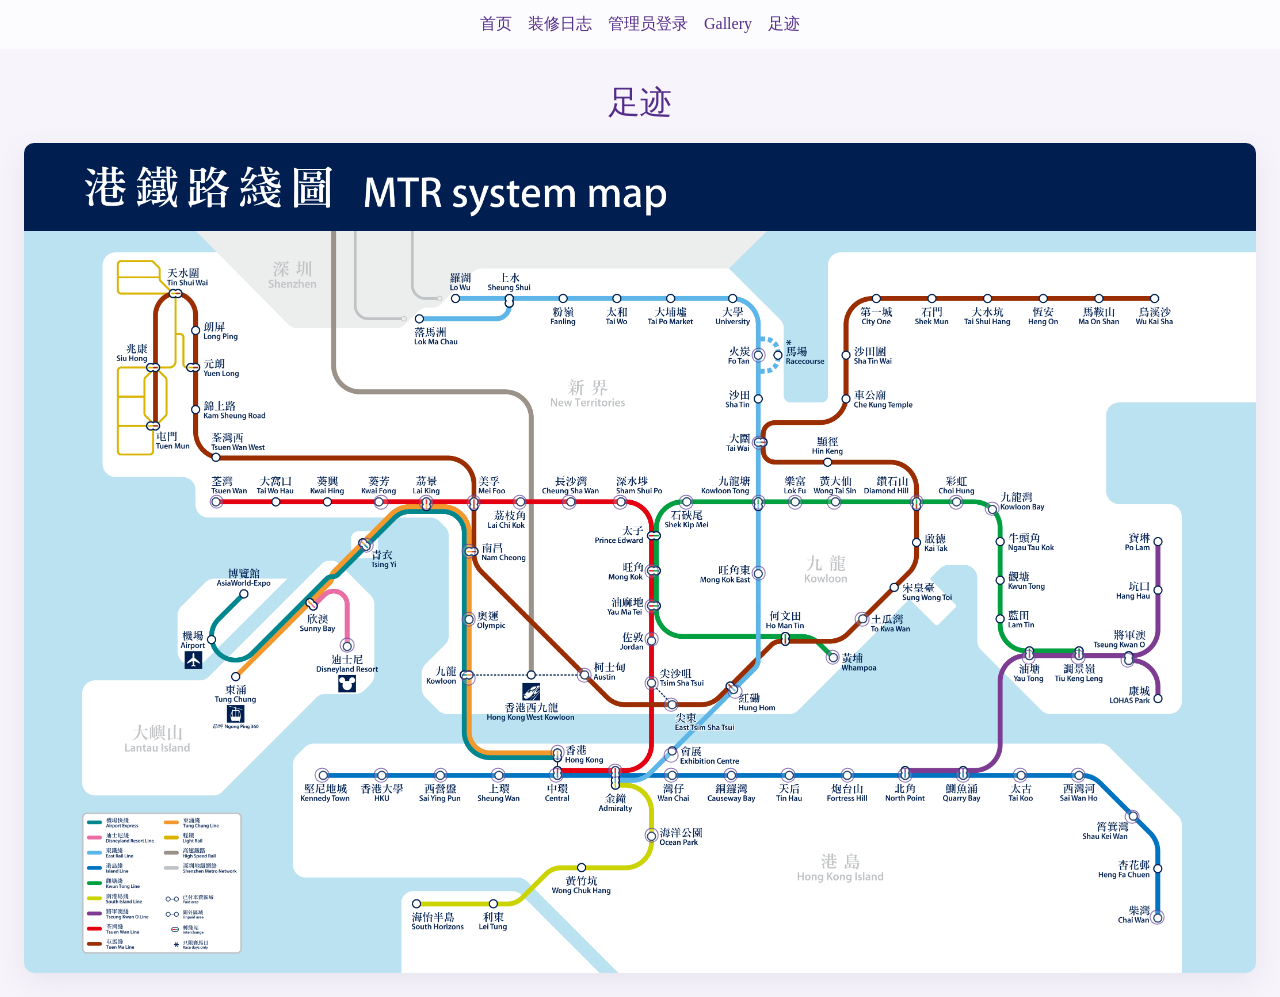
<file: footprint.html>
<!DOCTYPE html>
<html lang="zh-CN">
<head>
<meta charset="UTF-8">
<meta name="viewport" content="width=device-width, initial-scale=1">
<meta name="description" content="足迹 · 地铁线路图">
<title>足迹 - welcome to me</title>
<style>
:root{color-scheme:light}
*{box-sizing:border-box}
html,body{margin:0;min-height:100%;font-family:"Songti SC","STSong","SimSun","Noto Serif CJK SC",serif;color:#542d8a;background:#f7f4fb}
.nav{padding:14px;text-align:center;background:#ffffffaa;backdrop-filter:blur(12px);-webkit-backdrop-filter:blur(12px);position:sticky;top:0;z-index:10;white-space:nowrap;overflow-x:auto}
.nav a{display:inline-block;margin:0 8px;color:#542d8a;text-decoration:none}
.nav a:hover{opacity:.72}
main{width:min(1500px,100%);margin:0 auto;padding:clamp(8px,2vw,24px)}
h1{font-size:clamp(22px,3vw,32px);font-weight:500;text-align:center;margin:8px 0 18px}
.map-wrap{position:relative;width:100%;line-height:0;overflow:hidden;border-radius:10px;background:#fff;box-shadow:0 8px 30px #36215b14}
.map-wrap img{display:block;width:100%;height:auto}
.station-dot{position:absolute;transform:translate(-50%,-50%);width:clamp(10px,1.15vw,17px);height:clamp(10px,1.15vw,17px);padding:0;border:1.5px solid rgba(91,54,151,.68);border-radius:50%;background:rgba(255,255,255,.18);cursor:pointer;z-index:1}
.station-dot:hover,.station-dot:focus-visible{background:rgba(133,92,201,.28);outline:2px solid #8a65c5;outline-offset:1px}
.station-dot:focus:not(:focus-visible){outline:none}
@media(max-width:600px){html,body{min-height:100%;overflow-x:auto}.nav{font-size:14px;padding:12px 6px;position:sticky;top:0}.nav a{margin:0 6px}main{width:max-content;max-width:none;margin:0;padding:0}h1{display:none}.map-wrap{width:max-content;max-width:none;overflow:visible;border-radius:0;box-shadow:none;background:transparent}.map-wrap img{display:block;width:auto;max-width:none;height:calc(100svh - 54px);min-height:560px;max-height:none}.station-dot{width:10px;height:10px}}
</style>
</head>
<body>
<nav class="nav"><a href="./index.html">首页</a><a href="./page.html">装修日志</a><a href="./admin.html">管理员登录</a><a href="./gallery.html">Gallery</a><a href="./footprint.html" aria-current="page">足迹</a></nav>
<main>
<h1>足迹</h1>
<div class="map-wrap" aria-label="地铁线路图及站点按钮">
<img src="./assets/media/routemap.webp?v=1" alt="地铁线路图">
<button class="station-dot" type="button" aria-label="站点 9" title="站点 9" style="left:59.626%;top:25.595%"></button>
<button class="station-dot" type="button" aria-label="站点 19" title="站点 19" style="left:59.626%;top:36.111%"></button>
<button class="station-dot" type="button" aria-label="荔景" title="荔景" style="left:32.620%;top:43.254%"></button>
<button class="station-dot" type="button" aria-label="美孚" title="美孚" style="left:36.497%;top:43.254%"></button>
<button class="station-dot" type="button" aria-label="站点 24" title="站点 24" style="left:40.241%;top:43.254%"></button>
<button class="station-dot" type="button" aria-label="站点 25" title="站点 25" style="left:44.251%;top:43.254%"></button>
<button class="station-dot" type="button" aria-label="站点 26" title="站点 26" style="left:48.396%;top:43.254%"></button>
<button class="station-dot" type="button" aria-label="站点 27" title="站点 27" style="left:53.743%;top:43.254%"></button>
<button class="station-dot" type="button" aria-label="站点 28" title="站点 28" style="left:59.626%;top:43.254%"></button>
<button class="station-dot" type="button" aria-label="站点 29" title="站点 29" style="left:62.567%;top:43.254%"></button>
<button class="station-dot" type="button" aria-label="站点 30" title="站点 30" style="left:65.775%;top:43.254%"></button>
<button class="station-dot" type="button" aria-label="站点 31" title="站点 31" style="left:72.460%;top:43.254%"></button>
<button class="station-dot" type="button" aria-label="站点 32" title="站点 32" style="left:75.668%;top:43.254%"></button>
<button class="station-dot" type="button" aria-label="站点 33" title="站点 33" style="left:78.610%;top:44.048%"></button>
<button class="station-dot" type="button" aria-label="站点 36" title="站点 36" style="left:27.807%;top:48.413%"></button>
<button class="station-dot" type="button" aria-label="站点 37" title="站点 37" style="left:36.096%;top:49.206%"></button>
<button class="station-dot" type="button" aria-label="站点 39" title="站点 39" style="left:59.626%;top:51.786%"></button>
<button class="station-dot" type="button" aria-label="旺角" title="旺角" style="left:50.936%;top:51.588%"></button>
<button class="station-dot" type="button" aria-label="油麻地" title="油麻地" style="left:50.936%;top:55.754%"></button>
<button class="station-dot" type="button" aria-label="奥运" title="奥运" style="left:36.096%;top:57.341%"></button>
<button class="station-dot" type="button" aria-label="站点 44" title="站点 44" style="left:68.048%;top:57.341%"></button>
<button class="station-dot" type="button" aria-label="站点 45" title="站点 45" style="left:26.203%;top:60.516%"></button>
<button class="station-dot" type="button" aria-label="站点 46" title="站点 46" style="left:81.551%;top:61.905%"></button>
<button class="station-dot" type="button" aria-label="站点 47" title="站点 47" style="left:85.561%;top:61.905%"></button>
<button class="station-dot" type="button" aria-label="站点 48" title="站点 48" style="left:65.642%;top:61.905%"></button>
<button class="station-dot" type="button" aria-label="站点 49" title="站点 49" style="left:89.572%;top:62.302%"></button>
<button class="station-dot" type="button" aria-label="站点 50" title="站点 50" style="left:45.455%;top:64.087%"></button>
<button class="station-dot" type="button" aria-label="站点 51" title="尖沙咀" style="left:50.936%;top:65.079%"></button>
<button class="station-dot" type="button" aria-label="站点 53" title="站点 53" style="left:52.540%;top:67.659%"></button>
<button class="station-dot" type="button" aria-label="站点 54" title="站点 54" style="left:43.316%;top:73.413%"></button>
<button class="station-dot" type="button" aria-label="站点 55" title="中环 55" style="left:43.182%;top:76.190%"></button>
<button class="station-dot" type="button" aria-label="站点 56" title="站点 56" style="left:71.524%;top:76.190%"></button>
<button class="station-dot" type="button" aria-label="站点 57" title="站点 57" style="left:24.198%;top:76.190%"></button>
<button class="station-dot" type="button" aria-label="站点 58" title="站点 58" style="left:29.011%;top:76.190%"></button>
<button class="station-dot" type="button" aria-label="站点 59" title="站点 59" style="left:33.824%;top:76.190%"></button>
<button class="station-dot" type="button" aria-label="站点 60" title="站点 60" style="left:38.503%;top:76.190%"></button>
<button class="station-dot" type="button" aria-label="站点 61" title="金钟 61" style="left:47.995%;top:75.590%"></button> 
<button class="station-dot" type="button" aria-label="站点 62" title="湾仔 62" style="left:52.540%;top:76.190%"></button>
<button class="station-dot" type="button" aria-label="站点 63" title="铜锣湾 63" style="left:57.353%;top:76.190%"></button>
<button class="station-dot" type="button" aria-label="站点 64" title="站点 64" style="left:62.032%;top:76.190%"></button>
<button class="station-dot" type="button" aria-label="站点 65" title="站点 65" style="left:66.845%;top:76.190%"></button>
<button class="station-dot" type="button" aria-label="站点 66" title="站点 66" style="left:76.203%;top:76.190%"></button>
<button class="station-dot" type="button" aria-label="站点 67" title="站点 67" style="left:80.882%;top:76.190%"></button>
<button class="station-dot" type="button" aria-label="站点 68" title="站点 68" style="left:85.561%;top:76.190%"></button>
<button class="station-dot" type="button" aria-label="站点 69" title="站点 69" style="left:89.973%;top:81.151%"></button>
<button class="station-dot" type="button" aria-label="站点 72" title="站点 72" style="left:91.979%;top:93.254%"></button>
<button class="station-dot" type="button" aria-label="海洋公园" title="海洋公园" style="left:50.936%;top:83.333%"></button>
<button class="station-dot" type="button" aria-label="荃湾" title="荃湾" style="left:15.642%;top:43.195%"></button>
<button class="station-dot" type="button" aria-label="葵芳" title="葵芳" style="left:29.011%;top:43.254%"></button>
<button class="station-dot" type="button" aria-label="会展" title="会展" style="left:52.540%;top:73.713%"></button>
<button class="station-dot" type="button" aria-label="红磡" title="红磡" style="left:57.750%;top:66.100%"></button>
<button class="station-dot" type="button" aria-label="九龙" title="九龙" style="left:36.096%;top:64.500%"></button>
<button class="station-dot" type="button" aria-label="佐敦" title="佐敦" style="left:50.936%;top:59.80%"></button>
</div>
</main>
</body>
</html>
</file>
